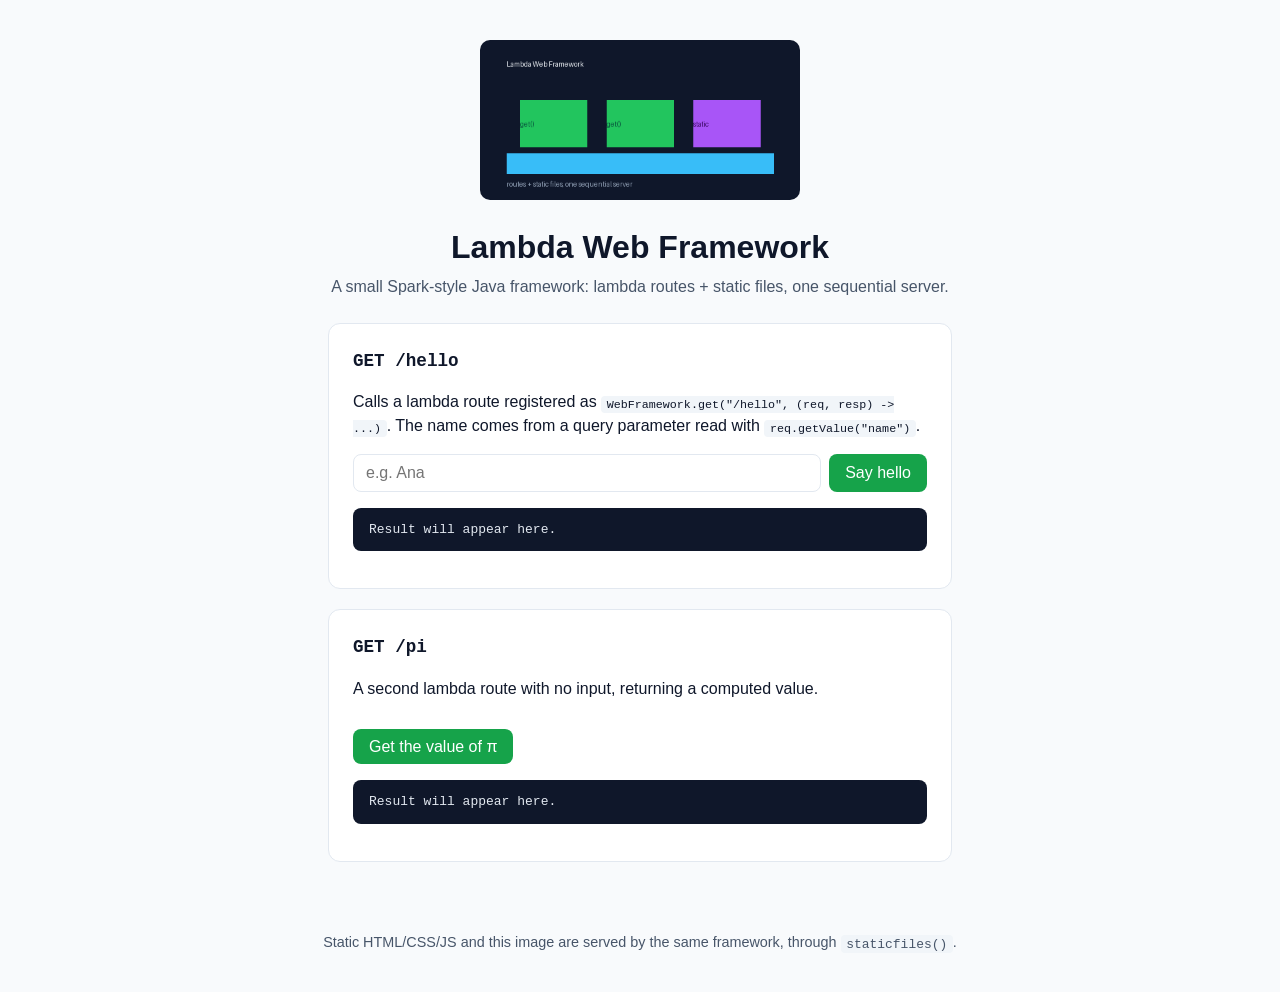
<file: src/main/resources/webroot/index.html>
<!DOCTYPE html>
<html lang="en">
<head>
  <meta charset="UTF-8">
  <meta name="viewport" content="width=device-width, initial-scale=1.0">
  <title>Lambda Web Framework · Demo</title>
  <link rel="stylesheet" href="styles.css">
</head>
<body>
  <header>
    <img src="images/logo.png" alt="Lambda Web Framework logo" class="logo">
    <h1>Lambda Web Framework</h1>
    <p class="subtitle">A small Spark-style Java framework: lambda routes + static files, one sequential server.</p>
  </header>

  <main>
    <section class="card">
      <h2>GET /hello</h2>
      <p>Calls a lambda route registered as <code>WebFramework.get("/hello", (req, resp) -&gt; ...)</code>. The name comes from a query parameter read with <code>req.getValue("name")</code>.</p>
      <form id="hello-form">
        <label for="name-input">Your name</label>
        <input id="name-input" type="text" placeholder="e.g. Ana" autocomplete="off">
        <button type="submit">Say hello</button>
      </form>
      <pre id="hello-result" class="result" aria-live="polite">Result will appear here.</pre>
    </section>

    <section class="card">
      <h2>GET /pi</h2>
      <p>A second lambda route with no input, returning a computed value.</p>
      <button id="pi-button" type="button">Get the value of π</button>
      <pre id="pi-result" class="result" aria-live="polite">Result will appear here.</pre>
    </section>
  </main>

  <footer>
    <p>Static HTML/CSS/JS and this image are served by the same framework, through <code>staticfiles()</code>.</p>
  </footer>

  <script src="app.js"></script>
</body>
</html>
</file>
<file: src/main/resources/webroot/styles.css>
:root {
  color-scheme: light dark;
  --bg: #f8fafc;
  --card-bg: #ffffff;
  --text: #0f172a;
  --muted: #475569;
  --accent: #16a34a;
  --border: #e2e8f0;
}

* {
  box-sizing: border-box;
}

body {
  margin: 0;
  font-family: -apple-system, "Segoe UI", Roboto, Helvetica, Arial, sans-serif;
  background: var(--bg);
  color: var(--text);
  line-height: 1.5;
}

header {
  padding: 2.5rem 1.5rem 1.5rem;
  text-align: center;
}

.logo {
  max-width: 320px;
  width: 100%;
  height: auto;
  border-radius: 10px;
}

h1 {
  margin: 1rem 0 0.25rem;
}

.subtitle {
  color: var(--muted);
  max-width: 42rem;
  margin: 0 auto;
}

main {
  max-width: 42rem;
  margin: 0 auto;
  padding: 0 1.5rem 2rem;
  display: grid;
  gap: 1.25rem;
}

.card {
  background: var(--card-bg);
  border: 1px solid var(--border);
  border-radius: 12px;
  padding: 1.5rem;
}

.card h2 {
  margin-top: 0;
  font-family: "JetBrains Mono", Menlo, Consolas, monospace;
  font-size: 1.1rem;
}

code {
  background: #f1f5f9;
  padding: 0.1rem 0.35rem;
  border-radius: 4px;
  font-size: 0.9em;
}

form {
  display: flex;
  gap: 0.5rem;
  flex-wrap: wrap;
  margin-top: 0.75rem;
}

label {
  display: none;
}

input[type="text"] {
  flex: 1 1 12rem;
  padding: 0.55rem 0.75rem;
  border: 1px solid var(--border);
  border-radius: 8px;
  font-size: 1rem;
}

button {
  padding: 0.55rem 1rem;
  border: none;
  border-radius: 8px;
  background: var(--accent);
  color: white;
  font-size: 1rem;
  cursor: pointer;
}

button:hover {
  filter: brightness(0.95);
}

#pi-button {
  margin-top: 0.75rem;
}

.result {
  margin-top: 1rem;
  padding: 0.75rem 1rem;
  background: #0f172a;
  color: #e2e8f0;
  border-radius: 8px;
  white-space: pre-wrap;
  word-break: break-word;
  min-height: 1.5em;
}

.result.error {
  background: #7f1d1d;
  color: #fee2e2;
}

footer {
  text-align: center;
  color: var(--muted);
  padding: 1.5rem;
  font-size: 0.9rem;
}
</file>
